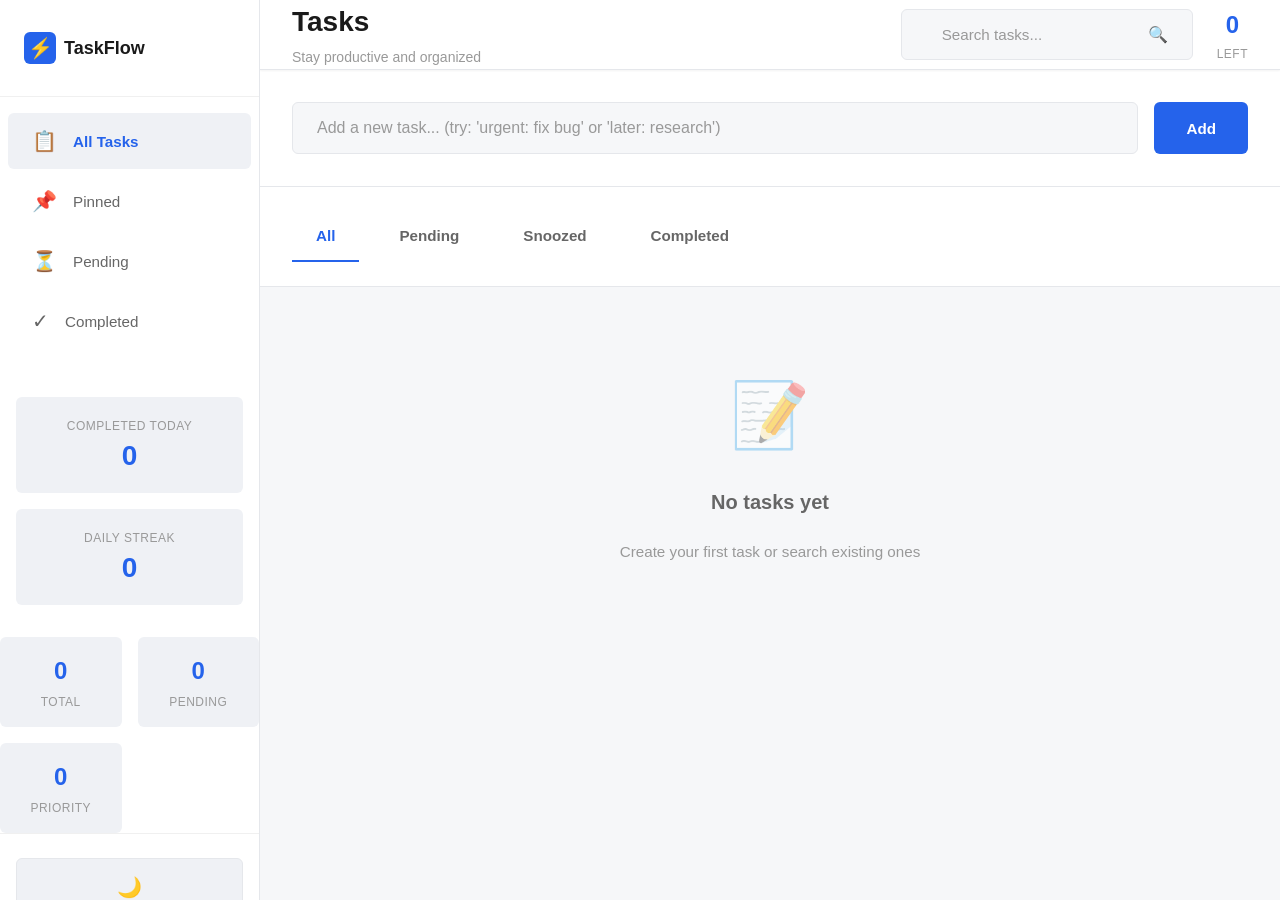
<file: index.html>
<!DOCTYPE html>
<html lang="en">
<head>
    <meta charset="UTF-8">
    <meta name="viewport" content="width=device-width, initial-scale=1.0">
    <title>TaskFlow - Productivity App</title>
    <link rel="stylesheet" href="style.css">
</head>
<body>
    <div class="app-container">
        <!-- Sidebar Navigation -->
        <aside class="sidebar">
            <div class="sidebar-header">
                <div class="logo">
                    <span class="logo-icon">⚡</span>
                    <span class="logo-text">TaskFlow</span>
                </div>
                <button class="sidebar-close" aria-label="Close sidebar">
                    <span>&times;</span>
                </button>
            </div>

            <nav class="sidebar-nav">
                <button class="nav-item active" data-view="all">
                    <span class="nav-icon">📋</span>
                    <span class="nav-text">All Tasks</span>
                </button>
                <button class="nav-item" data-view="pinned">
                    <span class="nav-icon">📌</span>
                    <span class="nav-text">Pinned</span>
                </button>
                <button class="nav-item" data-view="pending">
                    <span class="nav-icon">⏳</span>
                    <span class="nav-text">Pending</span>
                </button>
                <button class="nav-item" data-view="completed">
                    <span class="nav-icon">✓</span>
                    <span class="nav-text">Completed</span>
                </button>
            </nav>

            <div class="sidebar-divider"></div>

            <!-- Productivity Stats -->
            <div class="productivity-stats">
                <div class="stat-item">
                    <div class="stat-label">Completed Today</div>
                    <div class="stat-value" id="todayCount">0</div>
                </div>
                <div class="stat-item">
                    <div class="stat-label">Daily Streak</div>
                    <div class="stat-value" id="streakCount">0</div>
                </div>
            </div>

            <div class="sidebar-divider"></div>

            <!-- Task Counters -->
            <div class="task-stats">
                <div class="stat">
                    <div class="stat-value" id="totalCount">0</div>
                    <div class="stat-label">Total</div>
                </div>
                <div class="stat">
                    <div class="stat-value" id="pendingCount">0</div>
                    <div class="stat-label">Pending</div>
                </div>
                <div class="stat">
                    <div class="stat-value" id="priorityCount">0</div>
                    <div class="stat-label">Priority</div>
                </div>
            </div>

            <!-- Theme Toggle & Actions -->
            <div class="sidebar-footer">
                <button class="theme-toggle" id="themeToggle" title="Toggle dark mode">
                    <span class="theme-icon">🌙</span>
                </button>
                <button class="action-btn" id="focusBtn" title="Focus Mode">
                    <span>🎯</span> Focus
                </button>
                <div class="import-export-group">
                    <button class="action-btn" id="exportBtn" title="Export tasks">
                        <span>💾</span>
                    </button>
                    <button class="action-btn" id="importBtn" title="Import tasks">
                        <span>📂</span>
                    </button>
                    <input type="file" id="importFile" accept=".json" style="display: none;">
                </div>
            </div>
        </aside>

        <!-- Mobile Overlay -->
        <div class="sidebar-overlay"></div>

        <!-- Main Content -->
        <main class="main-container">
            <!-- Header -->
            <header class="header">
                <div class="header-left">
                    <button class="menu-toggle" aria-label="Toggle menu">
                        <span class="hamburger"></span>
                    </button>
                    <div class="header-title-section">
                        <h1 class="page-title">Tasks</h1>
                        <p class="header-subtitle">Stay productive and organized</p>
                    </div>
                </div>
                <div class="header-right">
                    <div class="search-container">
                        <input
                            type="text"
                            id="searchInput"
                            class="search-input"
                            placeholder="Search tasks..."
                            aria-label="Search tasks"
                        >
                        <span class="search-icon">🔍</span>
                    </div>
                    <div class="task-counter">
                        <span id="headerTaskCount">0</span>
                        <span class="counter-label">left</span>
                    </div>
                </div>
            </header>

            <!-- Content Area -->
            <div class="content">
                <!-- Add Task Section -->
                <div class="add-task-section">
                    <form id="taskForm" class="task-form">
                        <input
                            type="text"
                            id="taskInput"
                            class="task-input"
                            placeholder="Add a new task... (try: 'urgent: fix bug' or 'later: research')"
                            autocomplete="off"
                        >
                        <button type="submit" class="btn-add">Add</button>
                    </form>
                </div>

                <!-- Filter Tabs -->
                <div class="filter-tabs">
                    <button class="filter-tab active" data-filter="all">All</button>
                    <button class="filter-tab" data-filter="pending">Pending</button>
                    <button class="filter-tab" data-filter="snoozed">Snoozed</button>
                    <button class="filter-tab" data-filter="completed">Completed</button>
                </div>

                <!-- Task List -->
                <div class="task-list-container">
                    <div id="taskList" class="task-list">
                        <!-- Tasks will be inserted here -->
                    </div>

                    <!-- Empty State -->
                    <div id="emptyState" class="empty-state">
                        <div class="empty-state-icon">📝</div>
                        <h3>No tasks yet</h3>
                        <p>Create your first task or search existing ones</p>
                    </div>
                </div>
            </div>
        </main>
    </div>

    <!-- Focus Mode Modal -->
    <div id="focusModal" class="modal modal-focus">
        <div class="modal-overlay"></div>
        <div class="modal-content focus-content">
            <button class="modal-close" id="closeFocusModal">&times;</button>
            <div class="focus-header">
                <h2>Focus Mode</h2>
                <p>One task, zero distractions</p>
            </div>
            <div id="focusTaskContainer" class="focus-task-container">
                <!-- Focus task will be rendered here -->
            </div>
            <div class="focus-timer">
                <div class="timer-display" id="timerDisplay">25:00</div>
                <div class="timer-controls">
                    <button id="startTimerBtn" class="btn btn-small">Start</button>
                    <button id="pauseTimerBtn" class="btn btn-small" style="display: none;">Pause</button>
                    <button id="resetTimerBtn" class="btn btn-small">Reset</button>
                </div>
            </div>
            <div class="focus-actions">
                <button id="focusCompleteBtn" class="btn btn-primary">Mark Complete</button>
                <button id="focusSkipBtn" class="btn btn-secondary">Skip Task</button>
                <button id="exitFocusBtn" class="btn btn-secondary">Exit Focus</button>
            </div>
        </div>
    </div>

    <!-- Edit Modal -->
    <div id="editModal" class="modal">
        <div class="modal-overlay"></div>
        <div class="modal-content">
            <div class="modal-header">
                <h2>Edit Task</h2>
                <button class="modal-close" id="closeModal">&times;</button>
            </div>
            <form id="editForm" class="edit-form">
                <div class="form-group">
                    <label for="editInput">Task Description</label>
                    <input
                        type="text"
                        id="editInput"
                        class="edit-input"
                        placeholder="Task description..."
                        required
                    >
                </div>
                <div class="form-group">
                    <label for="prioritySelect">Priority</label>
                    <select id="prioritySelect" class="priority-select">
                        <option value="low">Low</option>
                        <option value="medium" selected>Medium</option>
                        <option value="high">High</option>
                        <option value="urgent">Urgent</option>
                    </select>
                </div>
                <div class="modal-actions">
                    <button type="submit" class="btn btn-primary">Save</button>
                    <button type="button" class="btn btn-secondary" id="cancelEdit">Cancel</button>
                </div>
            </form>
        </div>
    </div>

    <!-- Snooze Modal -->
    <div id="snoozeModal" class="modal">
        <div class="modal-overlay"></div>
        <div class="modal-content">
            <div class="modal-header">
                <h2>Snooze Task</h2>
                <button class="modal-close" id="closeSnoozeModal">&times;</button>
            </div>
            <div class="snooze-form">
                <div class="snooze-options">
                    <button class="snooze-btn" data-minutes="5">5 min</button>
                    <button class="snooze-btn" data-minutes="15">15 min</button>
                    <button class="snooze-btn" data-minutes="30">30 min</button>
                    <button class="snooze-btn" data-minutes="60">1 hour</button>
                    <button class="snooze-btn" data-minutes="1440">Tomorrow</button>
                </div>
            </div>
        </div>
    </div>

    <script src="script.js"></script>
</body>
</html>
</file>
<file: style.css>
/* ============================================
   CSS Variables & Root Styles
   ============================================ */

:root {
    /* Colors - Light Mode */
    --bg-primary: #ffffff;
    --bg-secondary: #f6f7f9;
    --bg-tertiary: #eff1f5;
    --text-primary: #1a1a1a;
    --text-secondary: #666666;
    --text-tertiary: #999999;
    --border-color: #e5e7eb;
    --border-light: #f0f0f0;
    --accent-blue: #2563eb;
    --accent-blue-hover: #1d4ed8;
    --success-green: #10b981;
    --danger-red: #ef4444;
    --warning-amber: #f59e0b;
    --purple-accent: #8b5cf6;
    --shadow-sm: 0 1px 2px rgba(0, 0, 0, 0.05);
    --shadow-md: 0 4px 6px rgba(0, 0, 0, 0.07);
    --shadow-lg: 0 10px 25px rgba(0, 0, 0, 0.08);

    /* Spacing */
    --spacing-xs: 0.25rem;
    --spacing-sm: 0.5rem;
    --spacing-md: 1rem;
    --spacing-lg: 1.5rem;
    --spacing-xl: 2rem;
    --spacing-2xl: 3rem;

    /* Typography */
    --font-family: -apple-system, BlinkMacSystemFont, 'Segoe UI', 'Roboto', 'Oxygen',
        'Ubuntu', 'Cantarell', 'Fira Sans', 'Droid Sans', 'Helvetica Neue', sans-serif;

    /* Transitions */
    --transition: all 0.2s cubic-bezier(0.4, 0, 0.2, 1);
}

/* Dark Mode */
html.dark-mode {
    --bg-primary: #1a1a1a;
    --bg-secondary: #262626;
    --bg-tertiary: #333333;
    --text-primary: #ffffff;
    --text-secondary: #cccccc;
    --text-tertiary: #999999;
    --border-color: #404040;
    --border-light: #333333;
    --shadow-sm: 0 1px 2px rgba(0, 0, 0, 0.3);
    --shadow-md: 0 4px 6px rgba(0, 0, 0, 0.4);
    --shadow-lg: 0 10px 25px rgba(0, 0, 0, 0.5);
}

* {
    margin: 0;
    padding: 0;
    box-sizing: border-box;
}

html {
    font-size: 16px;
}

body {
    font-family: var(--font-family);
    background-color: var(--bg-secondary);
    color: var(--text-primary);
    line-height: 1.5;
    -webkit-font-smoothing: antialiased;
    -moz-osx-font-smoothing: grayscale;
}

/* ============================================
   Layout Structure
   ============================================ */

.app-container {
    display: grid;
    grid-template-columns: 260px 1fr;
    height: 100vh;
    position: relative;
    overflow: hidden;
}

.sidebar {
    display: flex;
    flex-direction: column;
    background-color: var(--bg-primary);
    border-right: 1px solid var(--border-color);
    overflow-y: auto;
    z-index: 100;
}

.main-container {
    display: flex;
    flex-direction: column;
    height: 100%;
    overflow: hidden;
}

.header {
    display: flex;
    justify-content: space-between;
    align-items: center;
    padding: var(--spacing-lg) var(--spacing-xl);
    background-color: var(--bg-primary);
    border-bottom: 1px solid var(--border-color);
    height: 70px;
    flex-shrink: 0;
    position: sticky;
    top: 0;
    z-index: 50;
    box-shadow: var(--shadow-sm);
}

.content {
    flex: 1;
    overflow-y: auto;
    display: flex;
    flex-direction: column;
}

/* ============================================
   Sidebar Styles
   ============================================ */

.sidebar-header {
    display: flex;
    justify-content: space-between;
    align-items: center;
    padding: var(--spacing-xl) var(--spacing-lg);
    border-bottom: 1px solid var(--border-light);
    flex-shrink: 0;
}

.logo {
    display: flex;
    align-items: center;
    gap: var(--spacing-sm);
    font-weight: 700;
    font-size: 1.125rem;
    color: var(--text-primary);
    cursor: pointer;
}

.logo-icon {
    display: flex;
    align-items: center;
    justify-content: center;
    width: 32px;
    height: 32px;
    background-color: var(--accent-blue);
    color: white;
    border-radius: 6px;
    font-size: 1.25rem;
}

.sidebar-close {
    display: none;
    background: none;
    border: none;
    font-size: 1.5rem;
    color: var(--text-secondary);
    cursor: pointer;
    padding: var(--spacing-sm);
    transition: var(--transition);
}

.sidebar-close:hover {
    color: var(--text-primary);
}

.sidebar-nav {
    flex: 1;
    display: flex;
    flex-direction: column;
    gap: var(--spacing-xs);
    padding: var(--spacing-md) var(--spacing-sm);
}

.nav-item {
    display: flex;
    align-items: center;
    gap: var(--spacing-md);
    padding: var(--spacing-md) var(--spacing-lg);
    background-color: transparent;
    border: none;
    border-radius: 6px;
    color: var(--text-secondary);
    font-size: 0.95rem;
    font-weight: 500;
    cursor: pointer;
    transition: var(--transition);
    text-align: left;
    white-space: nowrap;
}

.nav-item:hover {
    background-color: var(--bg-tertiary);
    color: var(--text-primary);
}

.nav-item.active {
    background-color: var(--bg-tertiary);
    color: var(--accent-blue);
    font-weight: 600;
}

.nav-icon {
    font-size: 1.25rem;
    flex-shrink: 0;
}

.nav-text {
    overflow: hidden;
    text-overflow: ellipsis;
}

.sidebar-footer {
    padding: var(--spacing-lg) var(--spacing-md);
    border-top: 1px solid var(--border-light);
    flex-shrink: 0;
    display: flex;
    flex-direction: column;
    gap: var(--spacing-md);
}

.theme-toggle {
    width: 100%;
    padding: var(--spacing-md) var(--spacing-lg);
    background-color: var(--bg-tertiary);
    border: 1px solid var(--border-color);
    border-radius: 6px;
    cursor: pointer;
    font-size: 1.25rem;
    transition: var(--transition);
    display: flex;
    align-items: center;
    justify-content: center;
}

.theme-toggle:hover {
    background-color: var(--bg-secondary);
}

.action-btn {
    width: 100%;
    padding: var(--spacing-md) var(--spacing-lg);
    background-color: var(--accent-blue);
    color: white;
    border: none;
    border-radius: 6px;
    cursor: pointer;
    font-weight: 600;
    font-size: 0.9rem;
    transition: var(--transition);
    display: flex;
    align-items: center;
    justify-content: center;
    gap: var(--spacing-sm);
}

.action-btn:hover {
    background-color: var(--accent-blue-hover);
    box-shadow: var(--shadow-md);
}

.import-export-group {
    display: flex;
    gap: var(--spacing-sm);
}

.import-export-group .action-btn {
    flex: 1;
    padding: var(--spacing-md);
    font-size: 1.25rem;
}

.sidebar-divider {
    height: 1px;
    background-color: var(--border-light);
    margin: var(--spacing-sm) 0;
}

.productivity-stats {
    display: flex;
    flex-direction: column;
    gap: var(--spacing-md);
    padding: var(--spacing-md);
}

.stat-item {
    text-align: center;
    padding: var(--spacing-md);
    background-color: var(--bg-tertiary);
    border-radius: 6px;
}

.stat-item .stat-value {
    font-size: 1.75rem;
    font-weight: 700;
    color: var(--accent-blue);
}

.stat-item .stat-label {
    font-size: 0.75rem;
    color: var(--text-tertiary);
    text-transform: uppercase;
    letter-spacing: 0.5px;
    margin-top: var(--spacing-xs);
}

.task-stats {
    display: grid;
    grid-template-columns: 1fr 1fr;
    gap: var(--spacing-md);
}

.stat {
    text-align: center;
    padding: var(--spacing-md);
    background-color: var(--bg-tertiary);
    border-radius: 6px;
}

.stat-value {
    font-size: 1.5rem;
    font-weight: 700;
    color: var(--accent-blue);
}

.stat-label {
    font-size: 0.75rem;
    color: var(--text-tertiary);
    text-transform: uppercase;
    letter-spacing: 0.5px;
    margin-top: var(--spacing-xs);
}

/* ============================================
   Header Styles
   ============================================ */

.header-left {
    display: flex;
    align-items: center;
    gap: var(--spacing-lg);
}

.header-title-section {
    display: flex;
    flex-direction: column;
    gap: var(--spacing-xs);
}

.header-subtitle {
    font-size: 0.875rem;
    color: var(--text-tertiary);
    margin: 0;
}

.menu-toggle {
    display: none;
    width: 40px;
    height: 40px;
    background-color: transparent;
    border: none;
    cursor: pointer;
    border-radius: 6px;
    transition: var(--transition);
    align-items: center;
    justify-content: center;
}

.menu-toggle:hover {
    background-color: var(--bg-tertiary);
}

.hamburger,
.hamburger::before,
.hamburger::after {
    content: '';
    display: block;
    width: 20px;
    height: 2px;
    background-color: var(--text-primary);
    margin: 4px 0;
    transition: var(--transition);
}

.page-title {
    font-size: 1.75rem;
    font-weight: 700;
    color: var(--text-primary);
}

.header-right {
    display: flex;
    align-items: center;
    gap: var(--spacing-lg);
}

.search-container {
    position: relative;
    display: flex;
    align-items: center;
    background-color: var(--bg-secondary);
    border: 1px solid var(--border-color);
    border-radius: 6px;
    padding: 0 var(--spacing-lg);
    min-width: 250px;
}

.search-input {
    flex: 1;
    padding: var(--spacing-md);
    background-color: transparent;
    border: none;
    color: var(--text-primary);
    font-size: 0.95rem;
    outline: none;
}

.search-input::placeholder {
    color: var(--text-tertiary);
}

.search-icon {
    color: var(--text-tertiary);
    font-size: 1rem;
    pointer-events: none;
}

.task-counter {
    display: flex;
    flex-direction: column;
    align-items: center;
}

.task-counter span:first-child {
    font-size: 1.5rem;
    font-weight: 700;
    color: var(--accent-blue);
}

.counter-label {
    font-size: 0.75rem;
    color: var(--text-tertiary);
    text-transform: uppercase;
    letter-spacing: 0.5px;
    margin-top: 2px;
}

/* ============================================
   Content Area
   ============================================ */

.add-task-section {
    padding: var(--spacing-xl) var(--spacing-xl);
    border-bottom: 1px solid var(--border-color);
    background-color: var(--bg-primary);
    flex-shrink: 0;
}

.task-form {
    display: flex;
    gap: var(--spacing-md);
}

.task-input {
    flex: 1;
    padding: var(--spacing-md) var(--spacing-lg);
    border: 1px solid var(--border-color);
    border-radius: 6px;
    font-size: 1rem;
    font-family: var(--font-family);
    color: var(--text-primary);
    background-color: var(--bg-secondary);
    transition: var(--transition);
    outline: none;
}

.task-input:focus {
    border-color: var(--accent-blue);
    background-color: var(--bg-primary);
    box-shadow: 0 0 0 3px rgba(37, 99, 235, 0.1);
}

.task-input::placeholder {
    color: var(--text-tertiary);
}

.btn-add {
    padding: var(--spacing-md) var(--spacing-xl);
    background-color: var(--accent-blue);
    color: white;
    border: none;
    border-radius: 6px;
    font-weight: 600;
    font-size: 0.95rem;
    cursor: pointer;
    transition: var(--transition);
    white-space: nowrap;
}

.btn-add:hover {
    background-color: var(--accent-blue-hover);
    box-shadow: var(--shadow-md);
}

.btn-add:active {
    transform: scale(0.98);
}

.btn-add:disabled {
    opacity: 0.5;
    cursor: not-allowed;
}

/* ============================================
   Filter Tabs
   ============================================ */

.filter-tabs {
    display: flex;
    gap: var(--spacing-md);
    padding: var(--spacing-lg) var(--spacing-xl);
    border-bottom: 1px solid var(--border-color);
    background-color: var(--bg-primary);
    flex-shrink: 0;
}

.filter-tab {
    padding: var(--spacing-md) var(--spacing-lg);
    background-color: transparent;
    border: none;
    border-bottom: 2px solid transparent;
    color: var(--text-secondary);
    font-weight: 600;
    font-size: 0.95rem;
    cursor: pointer;
    transition: var(--transition);
}

.filter-tab:hover {
    color: var(--text-primary);
}

.filter-tab.active {
    color: var(--accent-blue);
    border-bottom-color: var(--accent-blue);
}

/* ============================================
   Task List Container
   ============================================ */

.task-list-container {
    flex: 1;
    overflow-y: auto;
    padding: var(--spacing-xl);
}

.task-list {
    display: flex;
    flex-direction: column;
    gap: var(--spacing-sm);
}

/* ============================================
   Task Row Styles
   ============================================ */

.task-row {
    display: grid;
    grid-template-columns: 32px 1fr auto auto;
    gap: var(--spacing-lg);
    align-items: center;
    padding: var(--spacing-lg);
    background-color: var(--bg-primary);
    border: 1px solid var(--border-color);
    border-radius: 6px;
    transition: var(--transition);
    animation: fadeIn 0.3s ease-out;
    cursor: grab;
    position: relative;
    overflow: hidden;
}

.task-row.dragging {
    opacity: 0.5;
    cursor: grabbing;
}

.task-row.drag-over {
    border-color: var(--accent-blue);
    background-color: var(--bg-secondary);
}

.task-row.pinned::before {
    content: '📌';
    position: absolute;
    top: 8px;
    right: 8px;
    font-size: 1rem;
}

.priority-badge {
    display: inline-block;
    padding: 2px 8px;
    border-radius: 4px;
    font-size: 0.7rem;
    font-weight: 700;
    text-transform: uppercase;
    letter-spacing: 0.5px;
    margin-left: var(--spacing-sm);
}

.priority-badge.urgent {
    background-color: rgba(239, 68, 68, 0.15);
    color: var(--danger-red);
}

.priority-badge.high {
    background-color: rgba(245, 158, 11, 0.15);
    color: var(--warning-amber);
}

.priority-badge.medium {
    background-color: rgba(37, 99, 235, 0.15);
    color: var(--accent-blue);
}

.priority-badge.low {
    background-color: rgba(16, 185, 129, 0.15);
    color: var(--success-green);
}

@keyframes fadeIn {
    from {
        opacity: 0;
        transform: translateY(10px);
    }
    to {
        opacity: 1;
        transform: translateY(0);
    }
}

.task-row:hover {
    border-color: var(--accent-blue);
    box-shadow: var(--shadow-md);
    background-color: var(--bg-secondary);
}

.task-row.completed {
    opacity: 0.6;
}

.task-row.completed .task-text {
    text-decoration: line-through;
    color: var(--text-tertiary);
}

.task-checkbox {
    width: 20px;
    height: 20px;
    cursor: pointer;
    accent-color: var(--success-green);
    flex-shrink: 0;
}

.task-content {
    display: flex;
    flex-direction: column;
    gap: var(--spacing-xs);
    min-width: 0;
}

.task-text {
    font-size: 0.95rem;
    color: var(--text-primary);
    word-break: break-word;
    transition: var(--transition);
}

.task-meta {
    display: flex;
    gap: var(--spacing-lg);
    font-size: 0.8rem;
    color: var(--text-tertiary);
}

.task-date {
    display: flex;
    align-items: center;
    gap: var(--spacing-xs);
}

.task-status {
    display: flex;
    align-items: center;
    gap: var(--spacing-xs);
    font-weight: 500;
    padding: 2px 8px;
    background-color: var(--bg-tertiary);
    border-radius: 4px;
    font-size: 0.75rem;
    text-transform: uppercase;
    letter-spacing: 0.5px;
}

.task-status.pending {
    color: var(--text-secondary);
}

.task-status.completed {
    color: var(--success-green);
}

.task-actions {
    display: flex;
    gap: var(--spacing-sm);
    flex-shrink: 0;
}

.btn-icon {
    width: 36px;
    height: 36px;
    background-color: transparent;
    border: none;
    border-radius: 4px;
    cursor: pointer;
    font-size: 1rem;
    transition: var(--transition);
    display: flex;
    align-items: center;
    justify-content: center;
    color: var(--text-tertiary);
}

.btn-icon:hover {
    background-color: var(--bg-tertiary);
    color: var(--text-primary);
}

.btn-icon.btn-delete:hover {
    background-color: rgba(239, 68, 68, 0.1);
    color: var(--danger-red);
}

/* ============================================
   Empty State
   ============================================ */

.empty-state {
    display: none;
    text-align: center;
    padding: var(--spacing-2xl) var(--spacing-xl);
    color: var(--text-tertiary);
}

.empty-state.show {
    display: flex;
    flex-direction: column;
    align-items: center;
    justify-content: center;
    gap: var(--spacing-lg);
    flex: 1;
}

.empty-state-icon {
    font-size: 4rem;
    opacity: 0.5;
}

.empty-state h3 {
    font-size: 1.25rem;
    color: var(--text-secondary);
    font-weight: 600;
}

.empty-state p {
    font-size: 0.95rem;
    color: var(--text-tertiary);
}

/* ============================================
   Modal Styles
   ============================================ */

.modal {
    display: none;
    position: fixed;
    top: 0;
    left: 0;
    width: 100%;
    height: 100%;
    z-index: 200;
    align-items: center;
    justify-content: center;
    padding: var(--spacing-lg);
    animation: fadeIn 0.2s ease-out;
}

.modal.show {
    display: flex;
}

.modal-overlay {
    position: absolute;
    top: 0;
    left: 0;
    width: 100%;
    height: 100%;
    background-color: rgba(0, 0, 0, 0.5);
    z-index: -1;
}

.modal-content {
    background-color: var(--bg-primary);
    border-radius: 8px;
    width: 100%;
    max-width: 500px;
    box-shadow: var(--shadow-lg);
    animation: slideIn 0.2s ease-out;
    position: relative;
    z-index: 1;
}

.modal-focus .modal-content {
    max-width: 600px;
}

.focus-content {
    display: flex;
    flex-direction: column;
    gap: var(--spacing-xl);
    padding: var(--spacing-2xl) var(--spacing-xl);
}

.focus-header {
    text-align: center;
}

.focus-header h2 {
    font-size: 2rem;
    margin-bottom: var(--spacing-sm);
}

.focus-header p {
    color: var(--text-tertiary);
    font-size: 0.95rem;
}

.focus-task-container {
    background-color: var(--bg-secondary);
    padding: var(--spacing-xl);
    border-radius: 8px;
    text-align: center;
}

.focus-task-text {
    font-size: 1.25rem;
    font-weight: 600;
    color: var(--text-primary);
    margin-bottom: var(--spacing-md);
}

.focus-timer {
    text-align: center;
}

.timer-display {
    font-size: 4.5rem;
    font-weight: 700;
    color: var(--accent-blue);
    font-variant-numeric: tabular-nums;
    letter-spacing: 2px;
    margin-bottom: var(--spacing-lg);
    font-family: 'Courier New', monospace;
}

.timer-controls {
    display: flex;
    gap: var(--spacing-md);
    justify-content: center;
}

.btn-small {
    padding: var(--spacing-md) var(--spacing-lg);
    background-color: var(--bg-tertiary);
    color: var(--text-primary);
    border: 1px solid var(--border-color);
    border-radius: 6px;
    font-weight: 600;
    cursor: pointer;
    transition: var(--transition);
}

.btn-small:hover {
    background-color: var(--border-color);
}

.focus-actions {
    display: flex;
    flex-direction: column;
    gap: var(--spacing-md);
}

@keyframes slideIn {
    from {
        opacity: 0;
        transform: scale(0.95);
    }
    to {
        opacity: 1;
        transform: scale(1);
    }
}

@keyframes slideInRight {
    from {
        opacity: 0;
        transform: translateX(400px);
    }
    to {
        opacity: 1;
        transform: translateX(0);
    }
}

@keyframes slideOutRight {
    from {
        opacity: 1;
        transform: translateX(0);
    }
    to {
        opacity: 0;
        transform: translateX(400px);
    }
}

.modal-header {
    display: flex;
    justify-content: space-between;
    align-items: center;
    padding: var(--spacing-xl) var(--spacing-xl);
    border-bottom: 1px solid var(--border-color);
}

.modal-header h2 {
    font-size: 1.25rem;
    color: var(--text-primary);
}

.modal-close {
    width: 36px;
    height: 36px;
    background-color: transparent;
    border: none;
    font-size: 1.5rem;
    color: var(--text-secondary);
    cursor: pointer;
    border-radius: 4px;
    transition: var(--transition);
    display: flex;
    align-items: center;
    justify-content: center;
}

.modal-close:hover {
    background-color: var(--bg-tertiary);
    color: var(--text-primary);
}

.edit-form {
    padding: var(--spacing-xl);
    display: flex;
    flex-direction: column;
    gap: var(--spacing-lg);
}

.form-group {
    display: flex;
    flex-direction: column;
    gap: var(--spacing-sm);
}

.form-group label {
    font-weight: 600;
    font-size: 0.9rem;
    color: var(--text-primary);
}

.priority-select {
    padding: var(--spacing-md) var(--spacing-lg);
    border: 1px solid var(--border-color);
    border-radius: 6px;
    font-size: 0.95rem;
    background-color: var(--bg-secondary);
    color: var(--text-primary);
    cursor: pointer;
    font-family: var(--font-family);
}

.snooze-form {
    padding: var(--spacing-xl);
}

.snooze-options {
    display: grid;
    grid-template-columns: repeat(2, 1fr);
    gap: var(--spacing-md);
}

.snooze-btn {
    padding: var(--spacing-lg);
    background-color: var(--bg-secondary);
    border: 2px solid var(--border-color);
    border-radius: 6px;
    font-weight: 600;
    cursor: pointer;
    transition: var(--transition);
}

.snooze-btn:hover {
    border-color: var(--accent-blue);
    background-color: var(--bg-tertiary);
}

.snooze-btn:active {
    transform: scale(0.98);
}

.edit-input {
    padding: var(--spacing-md) var(--spacing-lg);
    border: 1px solid var(--border-color);
    border-radius: 6px;
    font-size: 1rem;
    font-family: var(--font-family);
    color: var(--text-primary);
    background-color: var(--bg-secondary);
    transition: var(--transition);
    outline: none;
}

.edit-input:focus {
    border-color: var(--accent-blue);
    background-color: var(--bg-primary);
    box-shadow: 0 0 0 3px rgba(37, 99, 235, 0.1);
}

.modal-actions {
    display: flex;
    gap: var(--spacing-md);
}

.btn {
    padding: var(--spacing-md) var(--spacing-xl);
    border: none;
    border-radius: 6px;
    font-weight: 600;
    font-size: 0.95rem;
    cursor: pointer;
    transition: var(--transition);
    font-family: var(--font-family);
    white-space: nowrap;
    flex: 1;
}

.btn-primary {
    background-color: var(--accent-blue);
    color: white;
}

.btn-primary:hover {
    background-color: var(--accent-blue-hover);
    box-shadow: var(--shadow-md);
}

.btn-secondary {
    background-color: var(--bg-tertiary);
    color: var(--text-primary);
}

.btn-secondary:hover {
    background-color: var(--border-color);
}

/* ============================================
   Mobile Overlay
   ============================================ */

.sidebar-overlay {
    display: none;
    position: fixed;
    top: 0;
    left: 0;
    width: 100%;
    height: 100%;
    background-color: rgba(0, 0, 0, 0.5);
    z-index: 99;
}

.sidebar-overlay.show {
    display: block;
}

/* ============================================
   Responsive Design
   ============================================ */

@media (max-width: 768px) {
    .app-container {
        grid-template-columns: 1fr;
    }

    .sidebar {
        position: fixed;
        left: 0;
        top: 0;
        width: 260px;
        height: 100vh;
        z-index: 101;
        transform: translateX(-100%);
        transition: var(--transition);
    }

    .sidebar.show {
        transform: translateX(0);
    }

    .sidebar-close {
        display: block;
    }

    .menu-toggle {
        display: flex;
    }

    .header {
        height: 60px;
        padding: var(--spacing-md);
        gap: var(--spacing-sm);
        flex-wrap: wrap;
    }

    .page-title {
        font-size: 1.5rem;
    }

    .header-left {
        flex: 1 1 auto;
        min-width: 0;
    }

    .header-right {
        flex: 1 1 auto;
        min-width: 0;
        justify-content: flex-end;
        gap: var(--spacing-sm);
        align-items: center;
    }

    .search-container {
        min-width: 120px;
        max-width: 260px;
        width: 100%;
    }

    .task-counter {
        font-size: 0.9rem;
    }

    .task-row {
        grid-template-columns: 32px 1fr auto;
        gap: var(--spacing-md);
    }

    .task-actions {
        gap: var(--spacing-xs);
    }

    .btn-icon {
        width: 32px;
        height: 32px;
        font-size: 0.9rem;
    }

    .filter-tabs {
        overflow-x: auto;
    }

    .filter-tab {
        white-space: nowrap;
        padding: var(--spacing-md) var(--spacing-md);
        font-size: 0.9rem;
    }

    .snooze-options {
        grid-template-columns: 1fr;
    }
}

@media (max-width: 480px) {
    .header {
        height: auto;
        padding: var(--spacing-md);
        justify-content: space-between;
    }

    .header-left {
        width: 100%;
        min-width: 0;
        gap: var(--spacing-sm);
    }

    .page-title {
        font-size: 1.25rem;
    }

    .header-subtitle {
        display: none;
    }

    .header-right {
        width: 100%;
        display: flex;
        flex-direction: row;
        justify-content: space-between;
        align-items: center;
        gap: var(--spacing-xs);
    }

    .search-container {
        min-width: 0;
        width: calc(100% - 70px);
        max-width: 100%;
        padding: 0 var(--spacing-sm);
    }

    .search-input {
        font-size: 0.85rem;
    }

    .task-counter {
        font-size: 0.8rem;
        flex-direction: row;
        gap: var(--spacing-xs);
    }

    .task-counter span:first-child {
        font-size: 1.2rem;
    }

    .add-task-section {
        padding: var(--spacing-lg) var(--spacing-md);
    }
}

/* Medium mobile screens */
@media (max-width: 600px) and (min-width: 481px) {
    .header-right {
        gap: var(--spacing-sm);
    }

    .search-container {
        min-width: 140px;
    }

    .task-counter {
        font-size: 0.85rem;
    }

    .task-counter span:first-child {
        font-size: 1.3rem;
    }

    .task-form {
        flex-direction: column;
        gap: var(--spacing-sm);
    }

    .task-input {
        padding: var(--spacing-md);
    }

    .btn-add {
        width: 100%;
    }

    .task-list-container {
        padding: var(--spacing-lg) var(--spacing-md);
    }

    .task-row {
        grid-template-columns: 1fr;
        gap: var(--spacing-sm);
        padding: var(--spacing-md);
    }

    .task-row > *:first-child {
        order: -1;
    }

    .task-content {
        order: 1;
    }

    .task-actions {
        order: 2;
        width: 100%;
    }

    .btn-icon {
        flex: 1;
        width: 100%;
    }

    .task-meta {
        flex-direction: column;
        gap: var(--spacing-xs);
    }

    .modal-content {
        max-width: 90%;
    }

    .modal-actions {
        flex-direction: column;
    }

    .timer-display {
        font-size: 3rem;
    }

    .focus-actions {
        gap: var(--spacing-sm);
    }

    .focus-actions .btn {
        padding: var(--spacing-md);
        font-size: 0.9rem;
    }
}

/* ============================================
   Scrollbar Styling
   ============================================ */

::-webkit-scrollbar {
    width: 8px;
}

::-webkit-scrollbar-track {
    background: var(--bg-secondary);
}

::-webkit-scrollbar-thumb {
    background: var(--border-color);
    border-radius: 4px;
}

::-webkit-scrollbar-thumb:hover {
    background: var(--text-tertiary);
}
</file>
